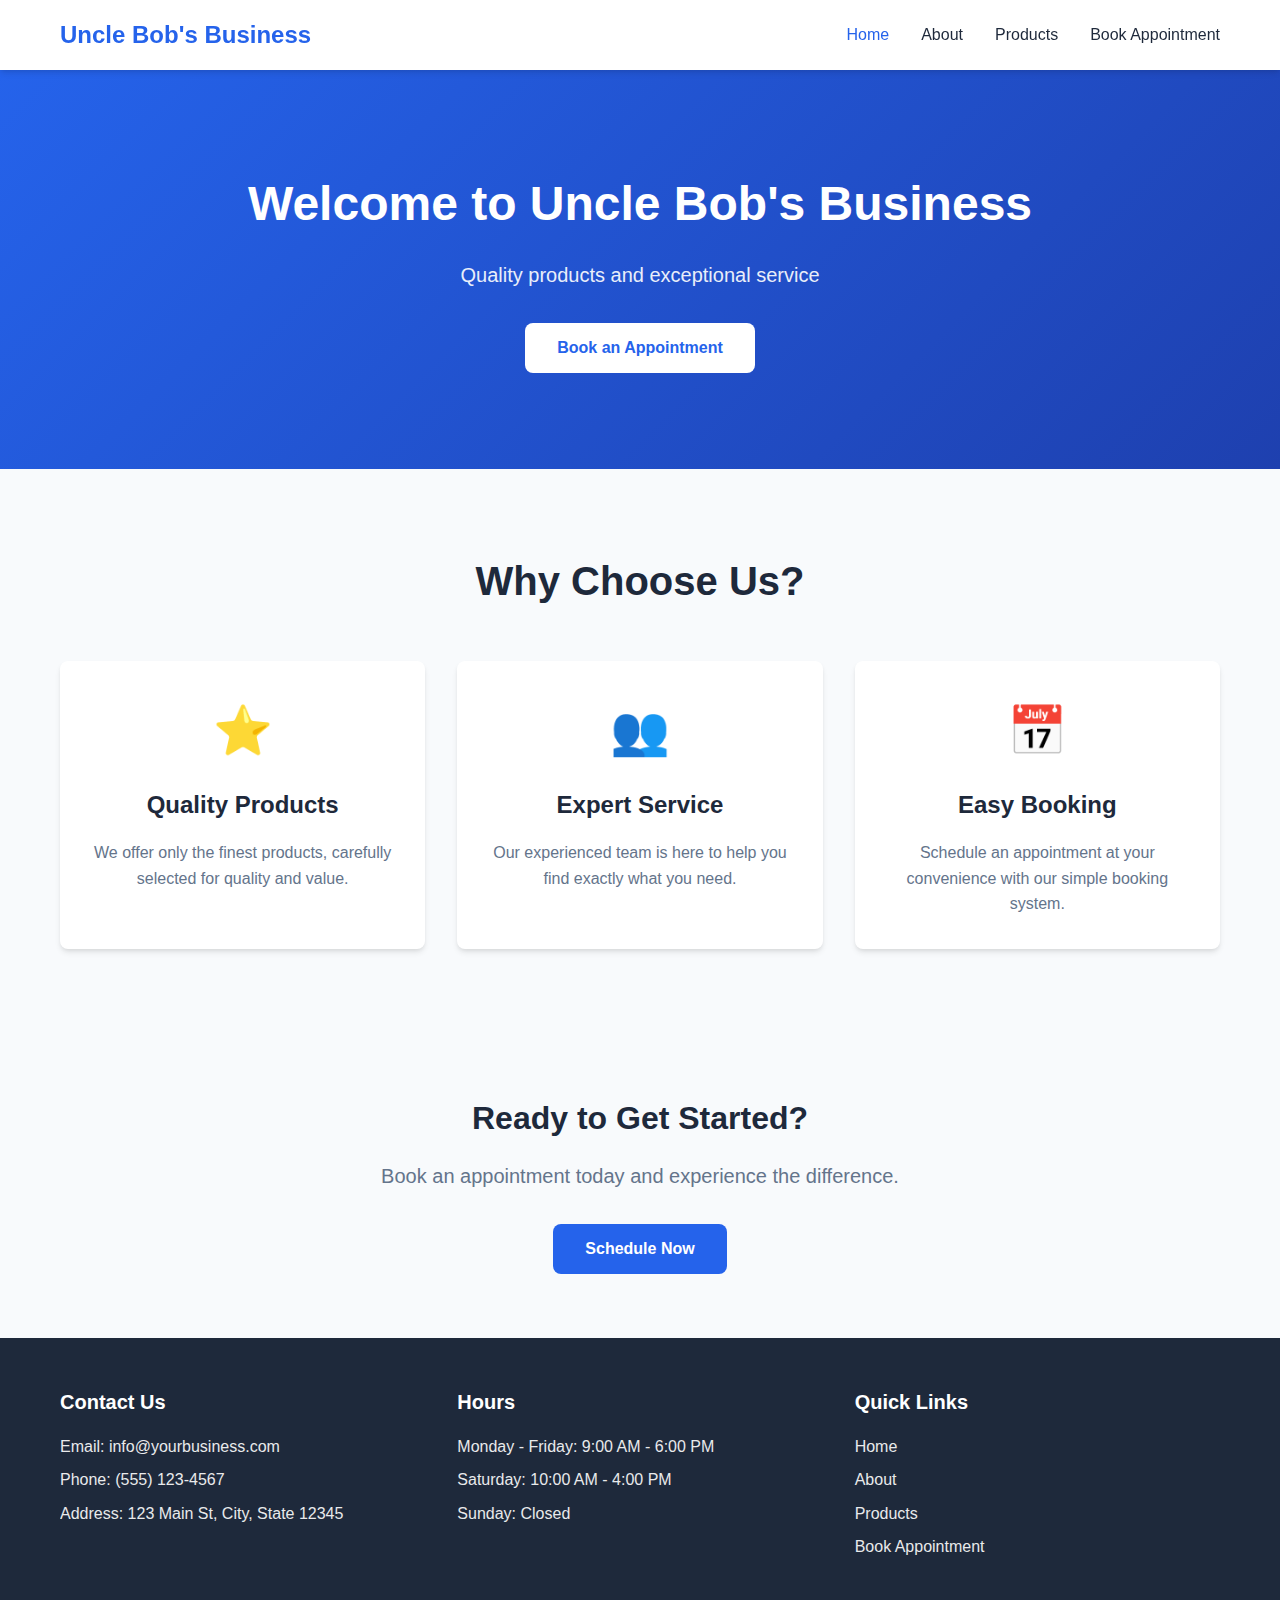
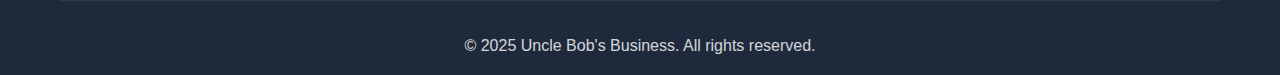
<file: CursorProjects/business-website/index.html>
<!DOCTYPE html>
<html lang="en">
<head>
    <meta charset="UTF-8">
    <meta name="viewport" content="width=device-width, initial-scale=1.0">
    <title>Home - Uncle Bob's Business</title>
    <link rel="stylesheet" href="styles.css">
</head>
<body>
    <nav class="navbar">
        <div class="container">
            <div class="nav-brand">Uncle Bob's Business</div>
            <ul class="nav-menu">
                <li><a href="index.html" class="active">Home</a></li>
                <li><a href="about.html">About</a></li>
                <li><a href="products.html">Products</a></li>
                <li><a href="appointments.html">Book Appointment</a></li>
            </ul>
            <div class="hamburger">
                <span></span>
                <span></span>
                <span></span>
            </div>
        </div>
    </nav>

    <main>
        <section class="hero">
            <div class="container">
                <h1>Welcome to Uncle Bob's Business</h1>
                <p class="hero-subtitle">Quality products and exceptional service</p>
                <a href="appointments.html" class="btn btn-primary">Book an Appointment</a>
            </div>
        </section>

        <section class="features">
            <div class="container">
                <h2>Why Choose Us?</h2>
                <div class="features-grid">
                    <div class="feature-card">
                        <div class="feature-icon">⭐</div>
                        <h3>Quality Products</h3>
                        <p>We offer only the finest products, carefully selected for quality and value.</p>
                    </div>
                    <div class="feature-card">
                        <div class="feature-icon">👥</div>
                        <h3>Expert Service</h3>
                        <p>Our experienced team is here to help you find exactly what you need.</p>
                    </div>
                    <div class="feature-card">
                        <div class="feature-icon">📅</div>
                        <h3>Easy Booking</h3>
                        <p>Schedule an appointment at your convenience with our simple booking system.</p>
                    </div>
                </div>
            </div>
        </section>

        <section class="cta-section">
            <div class="container">
                <h2>Ready to Get Started?</h2>
                <p>Book an appointment today and experience the difference.</p>
                <a href="appointments.html" class="btn btn-secondary">Schedule Now</a>
            </div>
        </section>
    </main>

    <footer>
        <div class="container">
            <div class="footer-content">
                <div class="footer-section">
                    <h3>Contact Us</h3>
                    <p>Email: info@yourbusiness.com</p>
                    <p>Phone: (555) 123-4567</p>
                    <p>Address: 123 Main St, City, State 12345</p>
                </div>
                <div class="footer-section">
                    <h3>Hours</h3>
                    <p>Monday - Friday: 9:00 AM - 6:00 PM</p>
                    <p>Saturday: 10:00 AM - 4:00 PM</p>
                    <p>Sunday: Closed</p>
                </div>
                <div class="footer-section">
                    <h3>Quick Links</h3>
                    <ul>
                        <li><a href="index.html">Home</a></li>
                        <li><a href="about.html">About</a></li>
                        <li><a href="products.html">Products</a></li>
                        <li><a href="appointments.html">Book Appointment</a></li>
                    </ul>
                </div>
            </div>
            <div class="footer-bottom">
                <p>&copy; 2025 Uncle Bob's Business. All rights reserved.</p>
            </div>
        </div>
    </footer>

    <script src="script.js"></script>
</body>
</html>
</file>
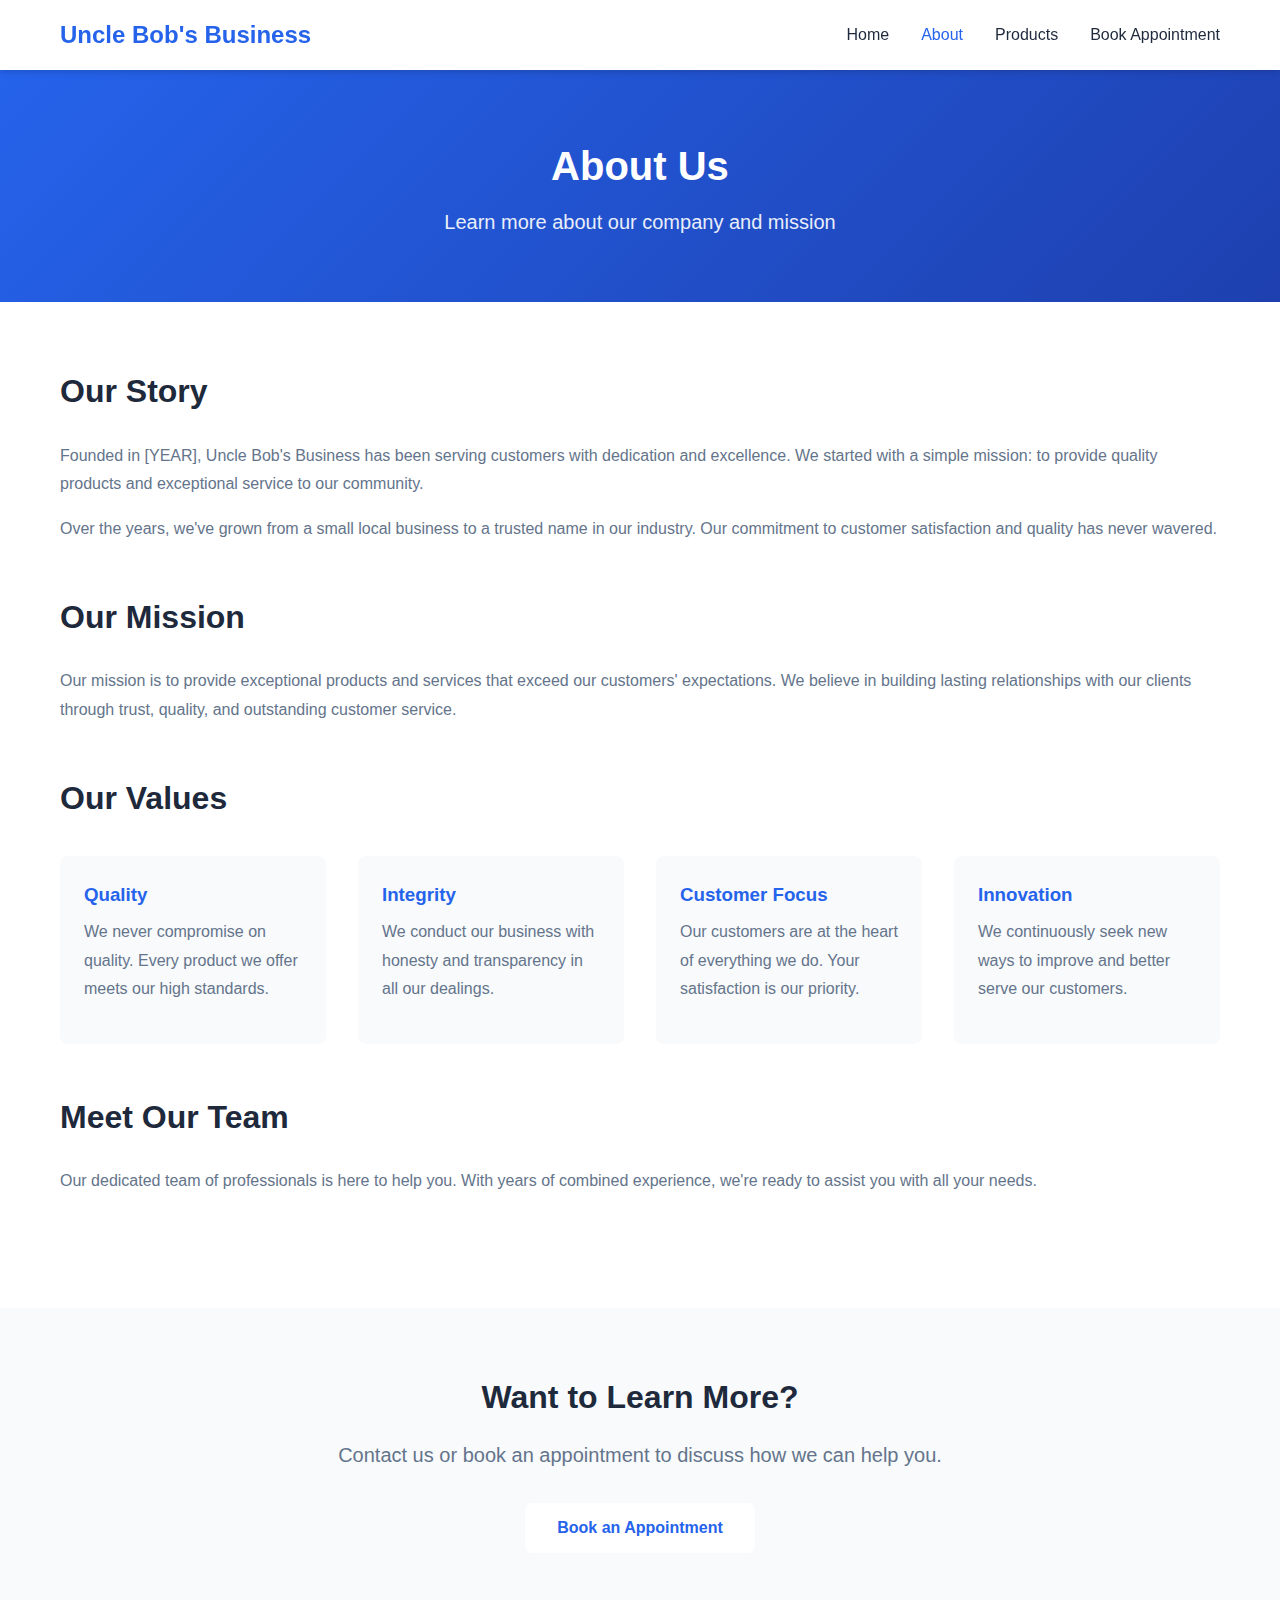
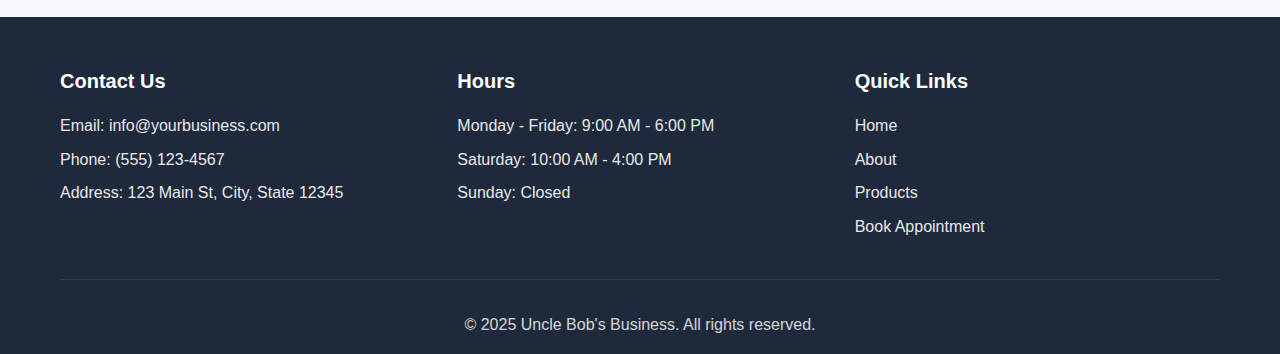
<file: CursorProjects/business-website/about.html>
<!DOCTYPE html>
<html lang="en">
<head>
    <meta charset="UTF-8">
    <meta name="viewport" content="width=device-width, initial-scale=1.0">
    <title>About Us - Uncle Bob's Business</title>
    <link rel="stylesheet" href="styles.css">
</head>
<body>
    <nav class="navbar">
        <div class="container">
            <div class="nav-brand">Uncle Bob's Business</div>
            <ul class="nav-menu">
                <li><a href="index.html">Home</a></li>
                <li><a href="about.html" class="active">About</a></li>
                <li><a href="products.html">Products</a></li>
                <li><a href="appointments.html">Book Appointment</a></li>
            </ul>
            <div class="hamburger">
                <span></span>
                <span></span>
                <span></span>
            </div>
        </div>
    </nav>

    <main>
        <section class="page-header">
            <div class="container">
                <h1>About Us</h1>
                <p>Learn more about our company and mission</p>
            </div>
        </section>

        <section class="about-content">
            <div class="container">
                <div class="about-section">
                    <h2>Our Story</h2>
                    <p>Founded in [YEAR], Uncle Bob's Business has been serving customers with dedication and excellence. We started with a simple mission: to provide quality products and exceptional service to our community.</p>
                    <p>Over the years, we've grown from a small local business to a trusted name in our industry. Our commitment to customer satisfaction and quality has never wavered.</p>
                </div>

                <div class="about-section">
                    <h2>Our Mission</h2>
                    <p>Our mission is to provide exceptional products and services that exceed our customers' expectations. We believe in building lasting relationships with our clients through trust, quality, and outstanding customer service.</p>
                </div>

                <div class="about-section">
                    <h2>Our Values</h2>
                    <div class="values-grid">
                        <div class="value-item">
                            <h3>Quality</h3>
                            <p>We never compromise on quality. Every product we offer meets our high standards.</p>
                        </div>
                        <div class="value-item">
                            <h3>Integrity</h3>
                            <p>We conduct our business with honesty and transparency in all our dealings.</p>
                        </div>
                        <div class="value-item">
                            <h3>Customer Focus</h3>
                            <p>Our customers are at the heart of everything we do. Your satisfaction is our priority.</p>
                        </div>
                        <div class="value-item">
                            <h3>Innovation</h3>
                            <p>We continuously seek new ways to improve and better serve our customers.</p>
                        </div>
                    </div>
                </div>

                <div class="about-section">
                    <h2>Meet Our Team</h2>
                    <p>Our dedicated team of professionals is here to help you. With years of combined experience, we're ready to assist you with all your needs.</p>
                </div>
            </div>
        </section>

        <section class="cta-section">
            <div class="container">
                <h2>Want to Learn More?</h2>
                <p>Contact us or book an appointment to discuss how we can help you.</p>
                <a href="appointments.html" class="btn btn-primary">Book an Appointment</a>
            </div>
        </section>
    </main>

    <footer>
        <div class="container">
            <div class="footer-content">
                <div class="footer-section">
                    <h3>Contact Us</h3>
                    <p>Email: info@yourbusiness.com</p>
                    <p>Phone: (555) 123-4567</p>
                    <p>Address: 123 Main St, City, State 12345</p>
                </div>
                <div class="footer-section">
                    <h3>Hours</h3>
                    <p>Monday - Friday: 9:00 AM - 6:00 PM</p>
                    <p>Saturday: 10:00 AM - 4:00 PM</p>
                    <p>Sunday: Closed</p>
                </div>
                <div class="footer-section">
                    <h3>Quick Links</h3>
                    <ul>
                        <li><a href="index.html">Home</a></li>
                        <li><a href="about.html">About</a></li>
                        <li><a href="products.html">Products</a></li>
                        <li><a href="appointments.html">Book Appointment</a></li>
                    </ul>
                </div>
            </div>
            <div class="footer-bottom">
                <p>&copy; 2025 Uncle Bob's Business. All rights reserved.</p>
            </div>
        </div>
    </footer>

    <script src="script.js"></script>
</body>
</html>
</file>
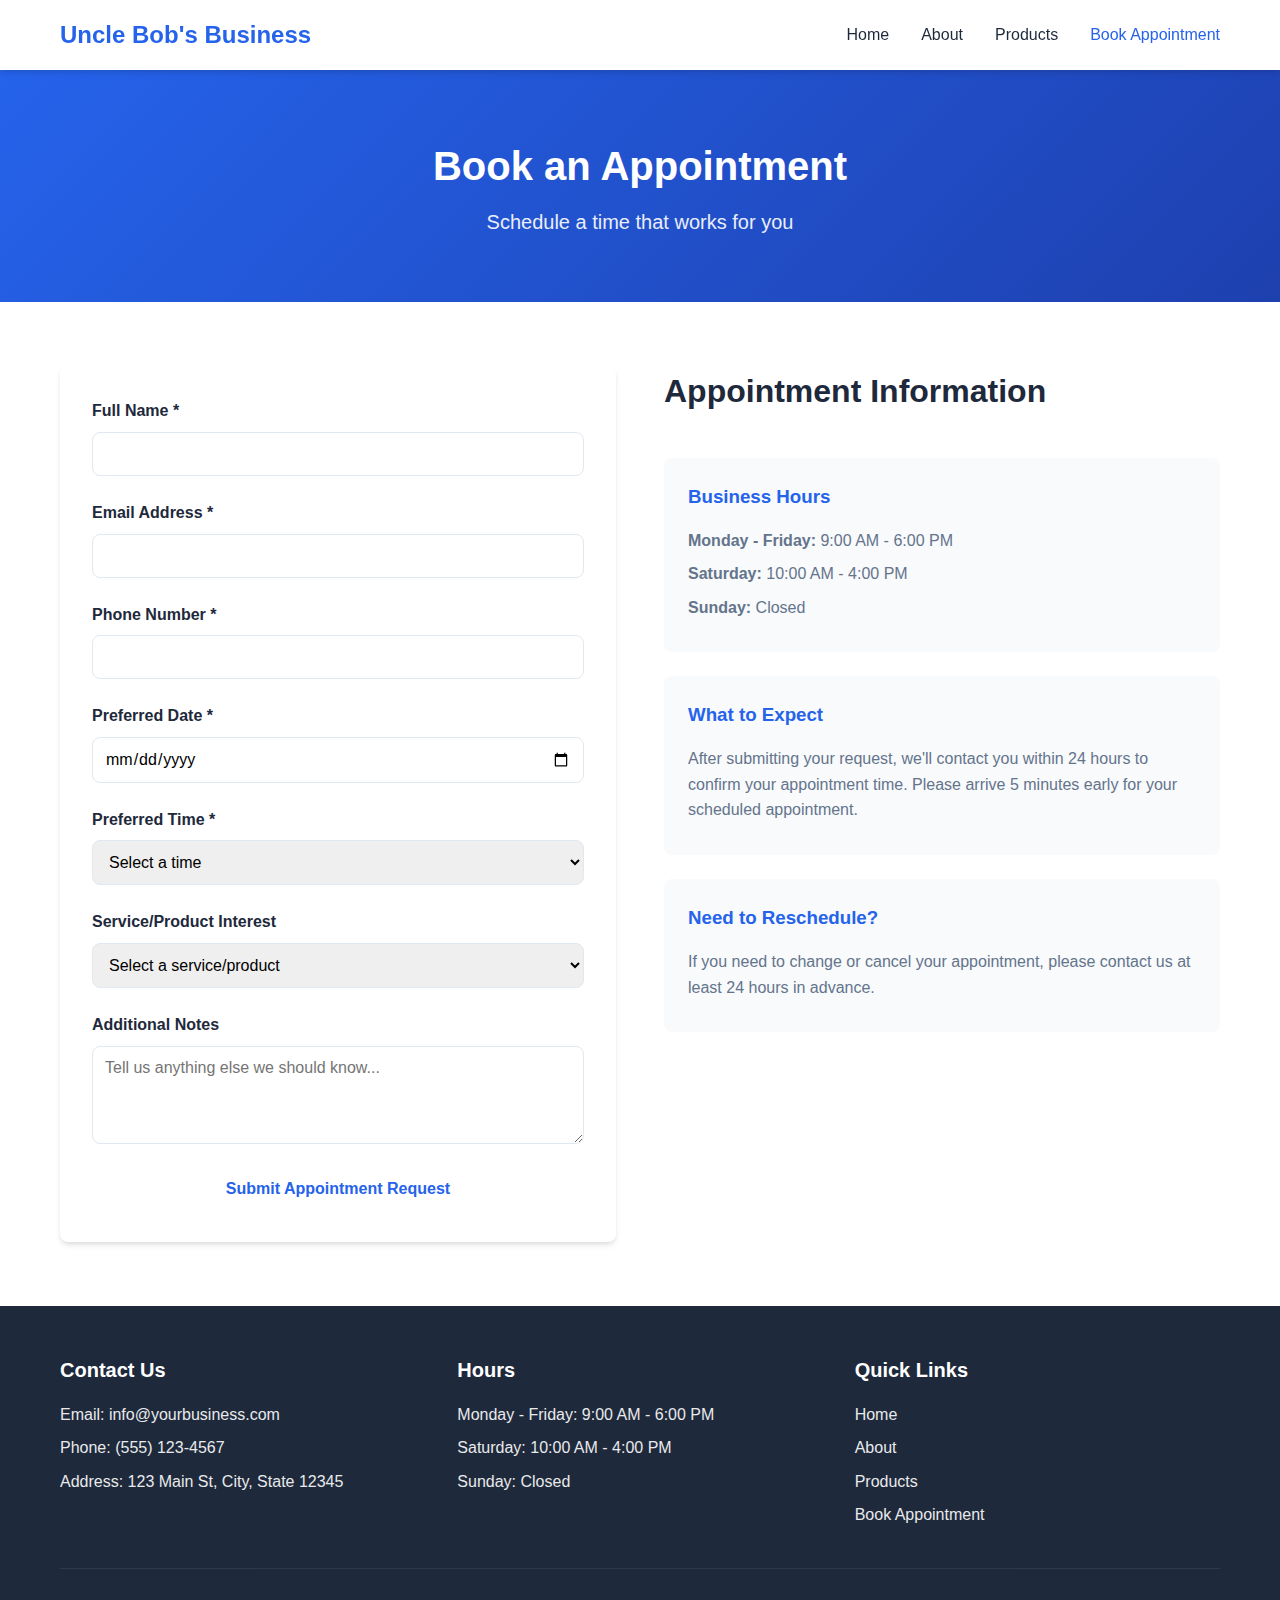
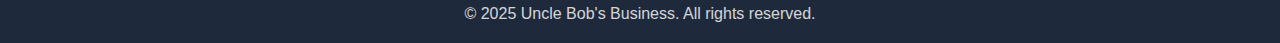
<file: CursorProjects/business-website/appointments.html>
<!DOCTYPE html>
<html lang="en">
<head>
    <meta charset="UTF-8">
    <meta name="viewport" content="width=device-width, initial-scale=1.0">
    <title>Book Appointment - Uncle Bob's Business</title>
    <link rel="stylesheet" href="styles.css">
</head>
<body>
    <nav class="navbar">
        <div class="container">
            <div class="nav-brand">Uncle Bob's Business</div>
            <ul class="nav-menu">
                <li><a href="index.html">Home</a></li>
                <li><a href="about.html">About</a></li>
                <li><a href="products.html">Products</a></li>
                <li><a href="appointments.html" class="active">Book Appointment</a></li>
            </ul>
            <div class="hamburger">
                <span></span>
                <span></span>
                <span></span>
            </div>
        </div>
    </nav>

    <main>
        <section class="page-header">
            <div class="container">
                <h1>Book an Appointment</h1>
                <p>Schedule a time that works for you</p>
            </div>
        </section>

        <section class="appointment-section">
            <div class="container">
                <div class="appointment-form-container">
                    <form id="appointmentForm" class="appointment-form">
                        <div class="form-group">
                            <label for="name">Full Name *</label>
                            <input type="text" id="name" name="name" required>
                        </div>

                        <div class="form-group">
                            <label for="email">Email Address *</label>
                            <input type="email" id="email" name="email" required>
                        </div>

                        <div class="form-group">
                            <label for="phone">Phone Number *</label>
                            <input type="tel" id="phone" name="phone" required>
                        </div>

                        <div class="form-group">
                            <label for="date">Preferred Date *</label>
                            <input type="date" id="date" name="date" required>
                        </div>

                        <div class="form-group">
                            <label for="time">Preferred Time *</label>
                            <select id="time" name="time" required>
                                <option value="">Select a time</option>
                                <option value="09:00">9:00 AM</option>
                                <option value="10:00">10:00 AM</option>
                                <option value="11:00">11:00 AM</option>
                                <option value="12:00">12:00 PM</option>
                                <option value="13:00">1:00 PM</option>
                                <option value="14:00">2:00 PM</option>
                                <option value="15:00">3:00 PM</option>
                                <option value="16:00">4:00 PM</option>
                                <option value="17:00">5:00 PM</option>
                            </select>
                        </div>

                        <div class="form-group">
                            <label for="service">Service/Product Interest</label>
                            <select id="service" name="service">
                                <option value="">Select a service/product</option>
                                <option value="consultation">General Consultation</option>
                                <option value="product1">Product Name 1</option>
                                <option value="product2">Product Name 2</option>
                                <option value="product3">Product Name 3</option>
                                <option value="other">Other</option>
                            </select>
                        </div>

                        <div class="form-group">
                            <label for="message">Additional Notes</label>
                            <textarea id="message" name="message" rows="4" placeholder="Tell us anything else we should know..."></textarea>
                        </div>

                        <button type="submit" class="btn btn-primary btn-block">Submit Appointment Request</button>
                    </form>

                    <div id="successMessage" class="success-message" style="display: none;">
                        <h3>Thank you!</h3>
                        <p>Your appointment request has been submitted successfully. We'll contact you shortly to confirm your appointment.</p>
                    </div>
                </div>

                <div class="appointment-info">
                    <h2>Appointment Information</h2>
                    <div class="info-card">
                        <h3>Business Hours</h3>
                        <p><strong>Monday - Friday:</strong> 9:00 AM - 6:00 PM</p>
                        <p><strong>Saturday:</strong> 10:00 AM - 4:00 PM</p>
                        <p><strong>Sunday:</strong> Closed</p>
                    </div>
                    <div class="info-card">
                        <h3>What to Expect</h3>
                        <p>After submitting your request, we'll contact you within 24 hours to confirm your appointment time. Please arrive 5 minutes early for your scheduled appointment.</p>
                    </div>
                    <div class="info-card">
                        <h3>Need to Reschedule?</h3>
                        <p>If you need to change or cancel your appointment, please contact us at least 24 hours in advance.</p>
                    </div>
                </div>
            </div>
        </section>
    </main>

    <footer>
        <div class="container">
            <div class="footer-content">
                <div class="footer-section">
                    <h3>Contact Us</h3>
                    <p>Email: info@yourbusiness.com</p>
                    <p>Phone: (555) 123-4567</p>
                    <p>Address: 123 Main St, City, State 12345</p>
                </div>
                <div class="footer-section">
                    <h3>Hours</h3>
                    <p>Monday - Friday: 9:00 AM - 6:00 PM</p>
                    <p>Saturday: 10:00 AM - 4:00 PM</p>
                    <p>Sunday: Closed</p>
                </div>
                <div class="footer-section">
                    <h3>Quick Links</h3>
                    <ul>
                        <li><a href="index.html">Home</a></li>
                        <li><a href="about.html">About</a></li>
                        <li><a href="products.html">Products</a></li>
                        <li><a href="appointments.html">Book Appointment</a></li>
                    </ul>
                </div>
            </div>
            <div class="footer-bottom">
                <p>&copy; 2025 Uncle Bob's Business. All rights reserved.</p>
            </div>
        </div>
    </footer>

    <script src="script.js"></script>
</body>
</html>
</file>
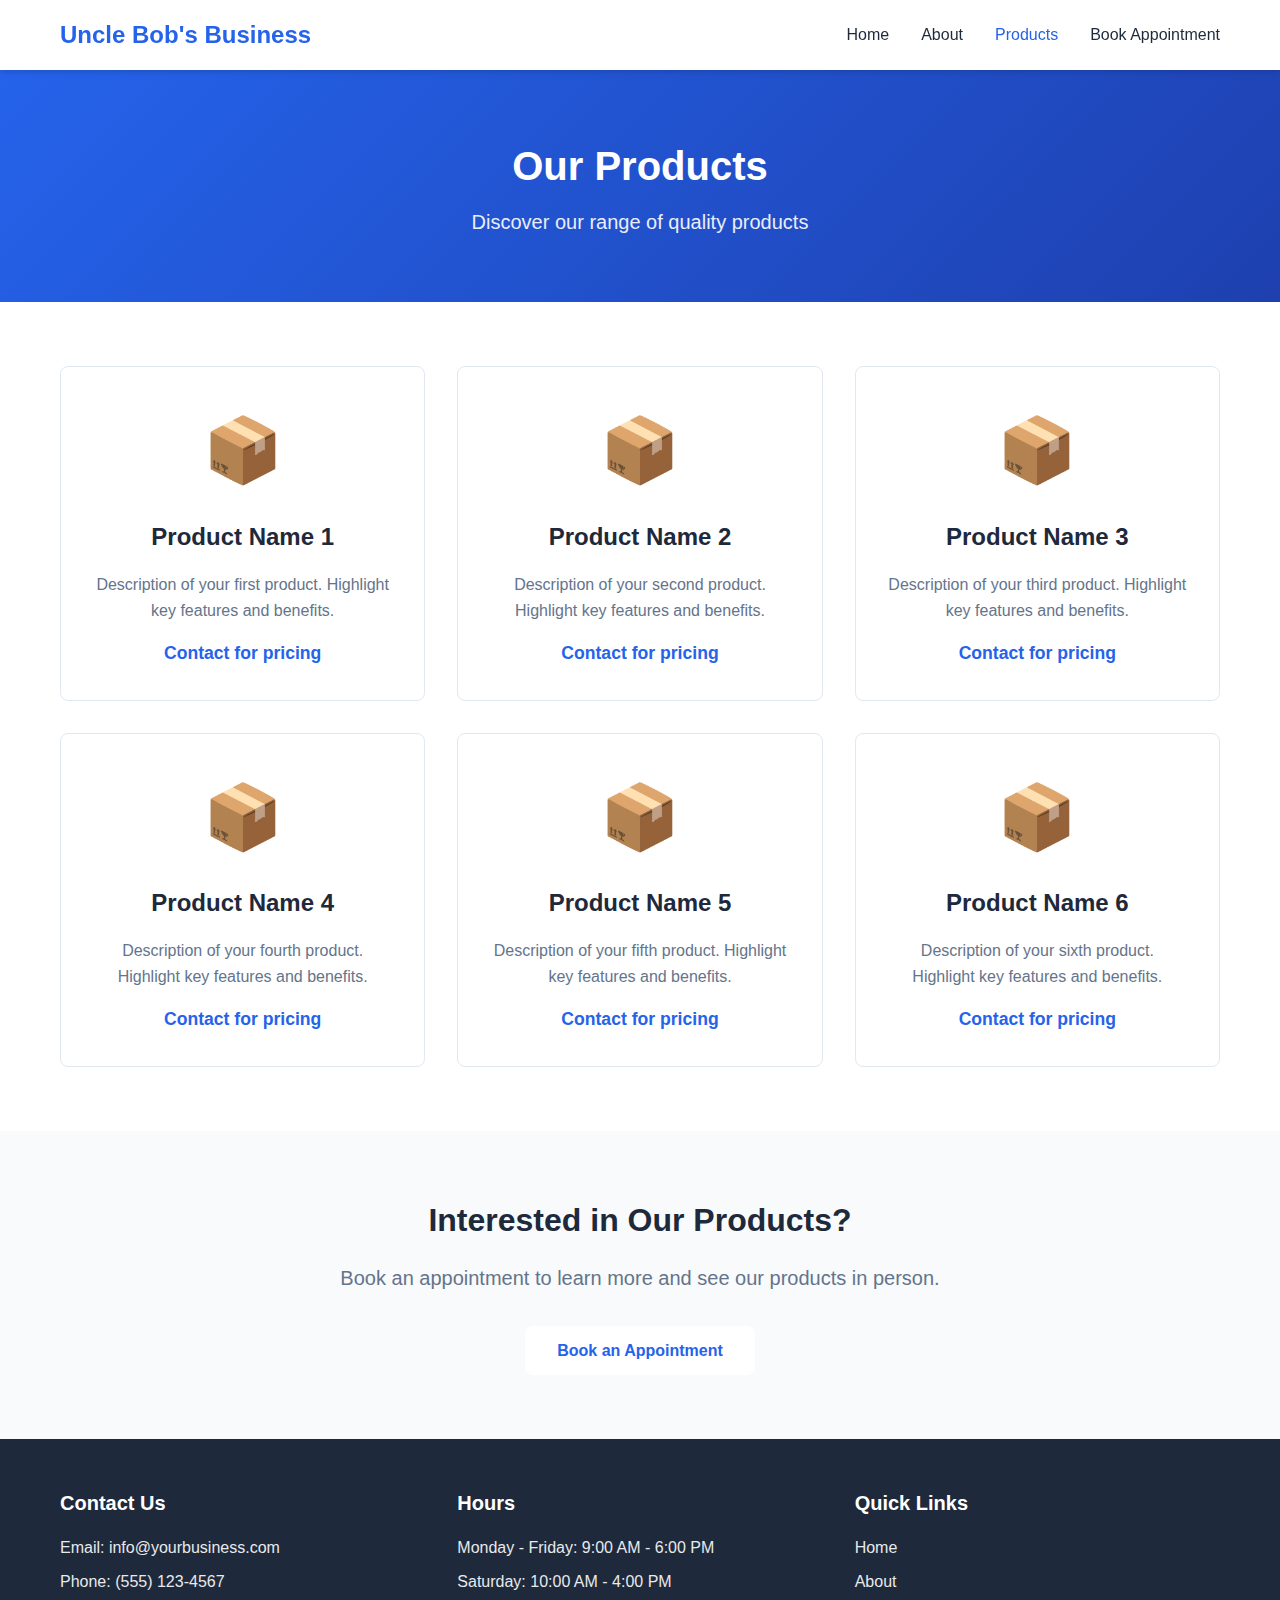
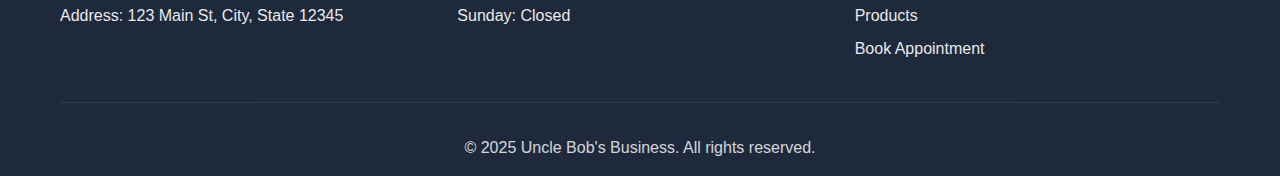
<file: CursorProjects/business-website/products.html>
<!DOCTYPE html>
<html lang="en">
<head>
    <meta charset="UTF-8">
    <meta name="viewport" content="width=device-width, initial-scale=1.0">
    <title>Products - Uncle Bob's Business</title>
    <link rel="stylesheet" href="styles.css">
</head>
<body>
    <nav class="navbar">
        <div class="container">
            <div class="nav-brand">Uncle Bob's Business</div>
            <ul class="nav-menu">
                <li><a href="index.html">Home</a></li>
                <li><a href="about.html">About</a></li>
                <li><a href="products.html" class="active">Products</a></li>
                <li><a href="appointments.html">Book Appointment</a></li>
            </ul>
            <div class="hamburger">
                <span></span>
                <span></span>
                <span></span>
            </div>
        </div>
    </nav>

    <main>
        <section class="page-header">
            <div class="container">
                <h1>Our Products</h1>
                <p>Discover our range of quality products</p>
            </div>
        </section>

        <section class="products-section">
            <div class="container">
                <div class="products-grid">
                    <div class="product-card">
                        <div class="product-image">📦</div>
                        <h3>Product Name 1</h3>
                        <p class="product-description">Description of your first product. Highlight key features and benefits.</p>
                        <p class="product-price">Contact for pricing</p>
                    </div>

                    <div class="product-card">
                        <div class="product-image">📦</div>
                        <h3>Product Name 2</h3>
                        <p class="product-description">Description of your second product. Highlight key features and benefits.</p>
                        <p class="product-price">Contact for pricing</p>
                    </div>

                    <div class="product-card">
                        <div class="product-image">📦</div>
                        <h3>Product Name 3</h3>
                        <p class="product-description">Description of your third product. Highlight key features and benefits.</p>
                        <p class="product-price">Contact for pricing</p>
                    </div>

                    <div class="product-card">
                        <div class="product-image">📦</div>
                        <h3>Product Name 4</h3>
                        <p class="product-description">Description of your fourth product. Highlight key features and benefits.</p>
                        <p class="product-price">Contact for pricing</p>
                    </div>

                    <div class="product-card">
                        <div class="product-image">📦</div>
                        <h3>Product Name 5</h3>
                        <p class="product-description">Description of your fifth product. Highlight key features and benefits.</p>
                        <p class="product-price">Contact for pricing</p>
                    </div>

                    <div class="product-card">
                        <div class="product-image">📦</div>
                        <h3>Product Name 6</h3>
                        <p class="product-description">Description of your sixth product. Highlight key features and benefits.</p>
                        <p class="product-price">Contact for pricing</p>
                    </div>
                </div>
            </div>
        </section>

        <section class="cta-section">
            <div class="container">
                <h2>Interested in Our Products?</h2>
                <p>Book an appointment to learn more and see our products in person.</p>
                <a href="appointments.html" class="btn btn-primary">Book an Appointment</a>
            </div>
        </section>
    </main>

    <footer>
        <div class="container">
            <div class="footer-content">
                <div class="footer-section">
                    <h3>Contact Us</h3>
                    <p>Email: info@yourbusiness.com</p>
                    <p>Phone: (555) 123-4567</p>
                    <p>Address: 123 Main St, City, State 12345</p>
                </div>
                <div class="footer-section">
                    <h3>Hours</h3>
                    <p>Monday - Friday: 9:00 AM - 6:00 PM</p>
                    <p>Saturday: 10:00 AM - 4:00 PM</p>
                    <p>Sunday: Closed</p>
                </div>
                <div class="footer-section">
                    <h3>Quick Links</h3>
                    <ul>
                        <li><a href="index.html">Home</a></li>
                        <li><a href="about.html">About</a></li>
                        <li><a href="products.html">Products</a></li>
                        <li><a href="appointments.html">Book Appointment</a></li>
                    </ul>
                </div>
            </div>
            <div class="footer-bottom">
                <p>&copy; 2025 Uncle Bob's Business. All rights reserved.</p>
            </div>
        </div>
    </footer>

    <script src="script.js"></script>
</body>
</html>
</file>
<file: CursorProjects/business-website/styles.css>
/* Reset and Base Styles */
* {
    margin: 0;
    padding: 0;
    box-sizing: border-box;
}

:root {
    --primary-color: #2563eb;
    --primary-dark: #1e40af;
    --secondary-color: #64748b;
    --text-color: #1e293b;
    --text-light: #64748b;
    --bg-light: #f8fafc;
    --bg-white: #ffffff;
    --border-color: #e2e8f0;
    --success-color: #10b981;
    --shadow: 0 4px 6px -1px rgba(0, 0, 0, 0.1), 0 2px 4px -1px rgba(0, 0, 0, 0.06);
    --shadow-lg: 0 10px 15px -3px rgba(0, 0, 0, 0.1), 0 4px 6px -2px rgba(0, 0, 0, 0.05);
}

body {
    font-family: -apple-system, BlinkMacSystemFont, 'Segoe UI', Roboto, 'Helvetica Neue', Arial, sans-serif;
    line-height: 1.6;
    color: var(--text-color);
    background-color: var(--bg-white);
}

.container {
    max-width: 1200px;
    margin: 0 auto;
    padding: 0 20px;
}

/* Navigation */
.navbar {
    background-color: var(--bg-white);
    box-shadow: var(--shadow);
    position: sticky;
    top: 0;
    z-index: 1000;
}

.navbar .container {
    display: flex;
    justify-content: space-between;
    align-items: center;
    padding: 1rem 20px;
}

.nav-brand {
    font-size: 1.5rem;
    font-weight: bold;
    color: var(--primary-color);
}

.nav-menu {
    display: flex;
    list-style: none;
    gap: 2rem;
}

.nav-menu a {
    text-decoration: none;
    color: var(--text-color);
    font-weight: 500;
    transition: color 0.3s;
}

.nav-menu a:hover,
.nav-menu a.active {
    color: var(--primary-color);
}

.hamburger {
    display: none;
    flex-direction: column;
    cursor: pointer;
    gap: 4px;
}

.hamburger span {
    width: 25px;
    height: 3px;
    background-color: var(--text-color);
    transition: all 0.3s;
}

/* Hero Section */
.hero {
    background: linear-gradient(135deg, var(--primary-color) 0%, var(--primary-dark) 100%);
    color: white;
    padding: 6rem 0;
    text-align: center;
}

.hero h1 {
    font-size: 3rem;
    margin-bottom: 1rem;
    font-weight: 700;
}

.hero-subtitle {
    font-size: 1.25rem;
    margin-bottom: 2rem;
    opacity: 0.9;
}

/* Buttons */
.btn {
    display: inline-block;
    padding: 0.75rem 2rem;
    border-radius: 0.5rem;
    text-decoration: none;
    font-weight: 600;
    transition: all 0.3s;
    border: none;
    cursor: pointer;
    font-size: 1rem;
}

.btn-primary {
    background-color: var(--bg-white);
    color: var(--primary-color);
}

.btn-primary:hover {
    transform: translateY(-2px);
    box-shadow: var(--shadow-lg);
}

.btn-secondary {
    background-color: var(--primary-color);
    color: white;
}

.btn-secondary:hover {
    background-color: var(--primary-dark);
    transform: translateY(-2px);
    box-shadow: var(--shadow-lg);
}

.btn-block {
    display: block;
    width: 100%;
    text-align: center;
}

/* Features Section */
.features {
    padding: 5rem 0;
    background-color: var(--bg-light);
}

.features h2 {
    text-align: center;
    font-size: 2.5rem;
    margin-bottom: 3rem;
    color: var(--text-color);
}

.features-grid {
    display: grid;
    grid-template-columns: repeat(auto-fit, minmax(280px, 1fr));
    gap: 2rem;
}

.feature-card {
    background-color: var(--bg-white);
    padding: 2rem;
    border-radius: 0.5rem;
    text-align: center;
    box-shadow: var(--shadow);
    transition: transform 0.3s, box-shadow 0.3s;
}

.feature-card:hover {
    transform: translateY(-5px);
    box-shadow: var(--shadow-lg);
}

.feature-icon {
    font-size: 3rem;
    margin-bottom: 1rem;
}

.feature-card h3 {
    font-size: 1.5rem;
    margin-bottom: 1rem;
    color: var(--text-color);
}

.feature-card p {
    color: var(--text-light);
}

/* Page Header */
.page-header {
    background: linear-gradient(135deg, var(--primary-color) 0%, var(--primary-dark) 100%);
    color: white;
    padding: 4rem 0;
    text-align: center;
}

.page-header h1 {
    font-size: 2.5rem;
    margin-bottom: 0.5rem;
}

.page-header p {
    font-size: 1.25rem;
    opacity: 0.9;
}

/* About Page */
.about-content {
    padding: 4rem 0;
}

.about-section {
    margin-bottom: 3rem;
}

.about-section h2 {
    font-size: 2rem;
    margin-bottom: 1.5rem;
    color: var(--text-color);
}

.about-section p {
    margin-bottom: 1rem;
    color: var(--text-light);
    line-height: 1.8;
}

.values-grid {
    display: grid;
    grid-template-columns: repeat(auto-fit, minmax(250px, 1fr));
    gap: 2rem;
    margin-top: 2rem;
}

.value-item {
    background-color: var(--bg-light);
    padding: 1.5rem;
    border-radius: 0.5rem;
}

.value-item h3 {
    color: var(--primary-color);
    margin-bottom: 0.5rem;
}

.value-item p {
    color: var(--text-light);
}

/* Products Page */
.products-section {
    padding: 4rem 0;
}

.products-grid {
    display: grid;
    grid-template-columns: repeat(auto-fill, minmax(300px, 1fr));
    gap: 2rem;
}

.product-card {
    background-color: var(--bg-white);
    border: 1px solid var(--border-color);
    border-radius: 0.5rem;
    padding: 2rem;
    text-align: center;
    transition: transform 0.3s, box-shadow 0.3s;
}

.product-card:hover {
    transform: translateY(-5px);
    box-shadow: var(--shadow-lg);
}

.product-image {
    font-size: 4rem;
    margin-bottom: 1rem;
}

.product-card h3 {
    font-size: 1.5rem;
    margin-bottom: 1rem;
    color: var(--text-color);
}

.product-description {
    color: var(--text-light);
    margin-bottom: 1rem;
    line-height: 1.6;
}

.product-price {
    font-weight: 600;
    color: var(--primary-color);
    font-size: 1.1rem;
}

/* Appointment Page */
.appointment-section {
    padding: 4rem 0;
}

.appointment-section .container {
    display: grid;
    grid-template-columns: 1fr 1fr;
    gap: 3rem;
    align-items: start;
}

.appointment-form-container {
    background-color: var(--bg-white);
    padding: 2rem;
    border-radius: 0.5rem;
    box-shadow: var(--shadow);
}

.appointment-form {
    display: flex;
    flex-direction: column;
    gap: 1.5rem;
}

.form-group {
    display: flex;
    flex-direction: column;
}

.form-group label {
    margin-bottom: 0.5rem;
    font-weight: 600;
    color: var(--text-color);
}

.form-group input,
.form-group select,
.form-group textarea {
    padding: 0.75rem;
    border: 1px solid var(--border-color);
    border-radius: 0.5rem;
    font-size: 1rem;
    font-family: inherit;
    transition: border-color 0.3s;
}

.form-group input:focus,
.form-group select:focus,
.form-group textarea:focus {
    outline: none;
    border-color: var(--primary-color);
    box-shadow: 0 0 0 3px rgba(37, 99, 235, 0.1);
}

.form-group textarea {
    resize: vertical;
}

.success-message {
    background-color: var(--success-color);
    color: white;
    padding: 2rem;
    border-radius: 0.5rem;
    text-align: center;
}

.success-message h3 {
    margin-bottom: 1rem;
    font-size: 1.5rem;
}

.appointment-info {
    display: flex;
    flex-direction: column;
    gap: 1.5rem;
}

.appointment-info h2 {
    font-size: 2rem;
    margin-bottom: 1rem;
    color: var(--text-color);
}

.info-card {
    background-color: var(--bg-light);
    padding: 1.5rem;
    border-radius: 0.5rem;
}

.info-card h3 {
    color: var(--primary-color);
    margin-bottom: 1rem;
}

.info-card p {
    color: var(--text-light);
    margin-bottom: 0.5rem;
}

/* CTA Section */
.cta-section {
    background-color: var(--bg-light);
    padding: 4rem 0;
    text-align: center;
}

.cta-section h2 {
    font-size: 2rem;
    margin-bottom: 1rem;
    color: var(--text-color);
}

.cta-section p {
    font-size: 1.25rem;
    color: var(--text-light);
    margin-bottom: 2rem;
}

/* Footer */
footer {
    background-color: var(--text-color);
    color: white;
    padding: 3rem 0 1rem;
}

.footer-content {
    display: grid;
    grid-template-columns: repeat(auto-fit, minmax(250px, 1fr));
    gap: 2rem;
    margin-bottom: 2rem;
}

.footer-section h3 {
    margin-bottom: 1rem;
    font-size: 1.25rem;
}

.footer-section p {
    margin-bottom: 0.5rem;
    opacity: 0.9;
}

.footer-section ul {
    list-style: none;
}

.footer-section ul li {
    margin-bottom: 0.5rem;
}

.footer-section a {
    color: white;
    text-decoration: none;
    opacity: 0.9;
    transition: opacity 0.3s;
}

.footer-section a:hover {
    opacity: 1;
}

.footer-bottom {
    text-align: center;
    padding-top: 2rem;
    border-top: 1px solid rgba(255, 255, 255, 0.1);
    opacity: 0.8;
}

/* Responsive Design */
@media (max-width: 768px) {
    .hamburger {
        display: flex;
    }

    .nav-menu {
        position: absolute;
        top: 100%;
        left: 0;
        right: 0;
        background-color: var(--bg-white);
        flex-direction: column;
        padding: 1rem;
        box-shadow: var(--shadow);
        display: none;
    }

    .nav-menu.active {
        display: flex;
    }

    .hero h1 {
        font-size: 2rem;
    }

    .hero-subtitle {
        font-size: 1rem;
    }

    .features h2,
    .page-header h1 {
        font-size: 2rem;
    }

    .appointment-section .container {
        grid-template-columns: 1fr;
    }

    .products-grid {
        grid-template-columns: 1fr;
    }

    .features-grid {
        grid-template-columns: 1fr;
    }
}

@media (max-width: 480px) {
    .container {
        padding: 0 15px;
    }

    .hero {
        padding: 4rem 0;
    }

    .hero h1 {
        font-size: 1.75rem;
    }

    .btn {
        padding: 0.625rem 1.5rem;
        font-size: 0.9rem;
    }
}
</file>
